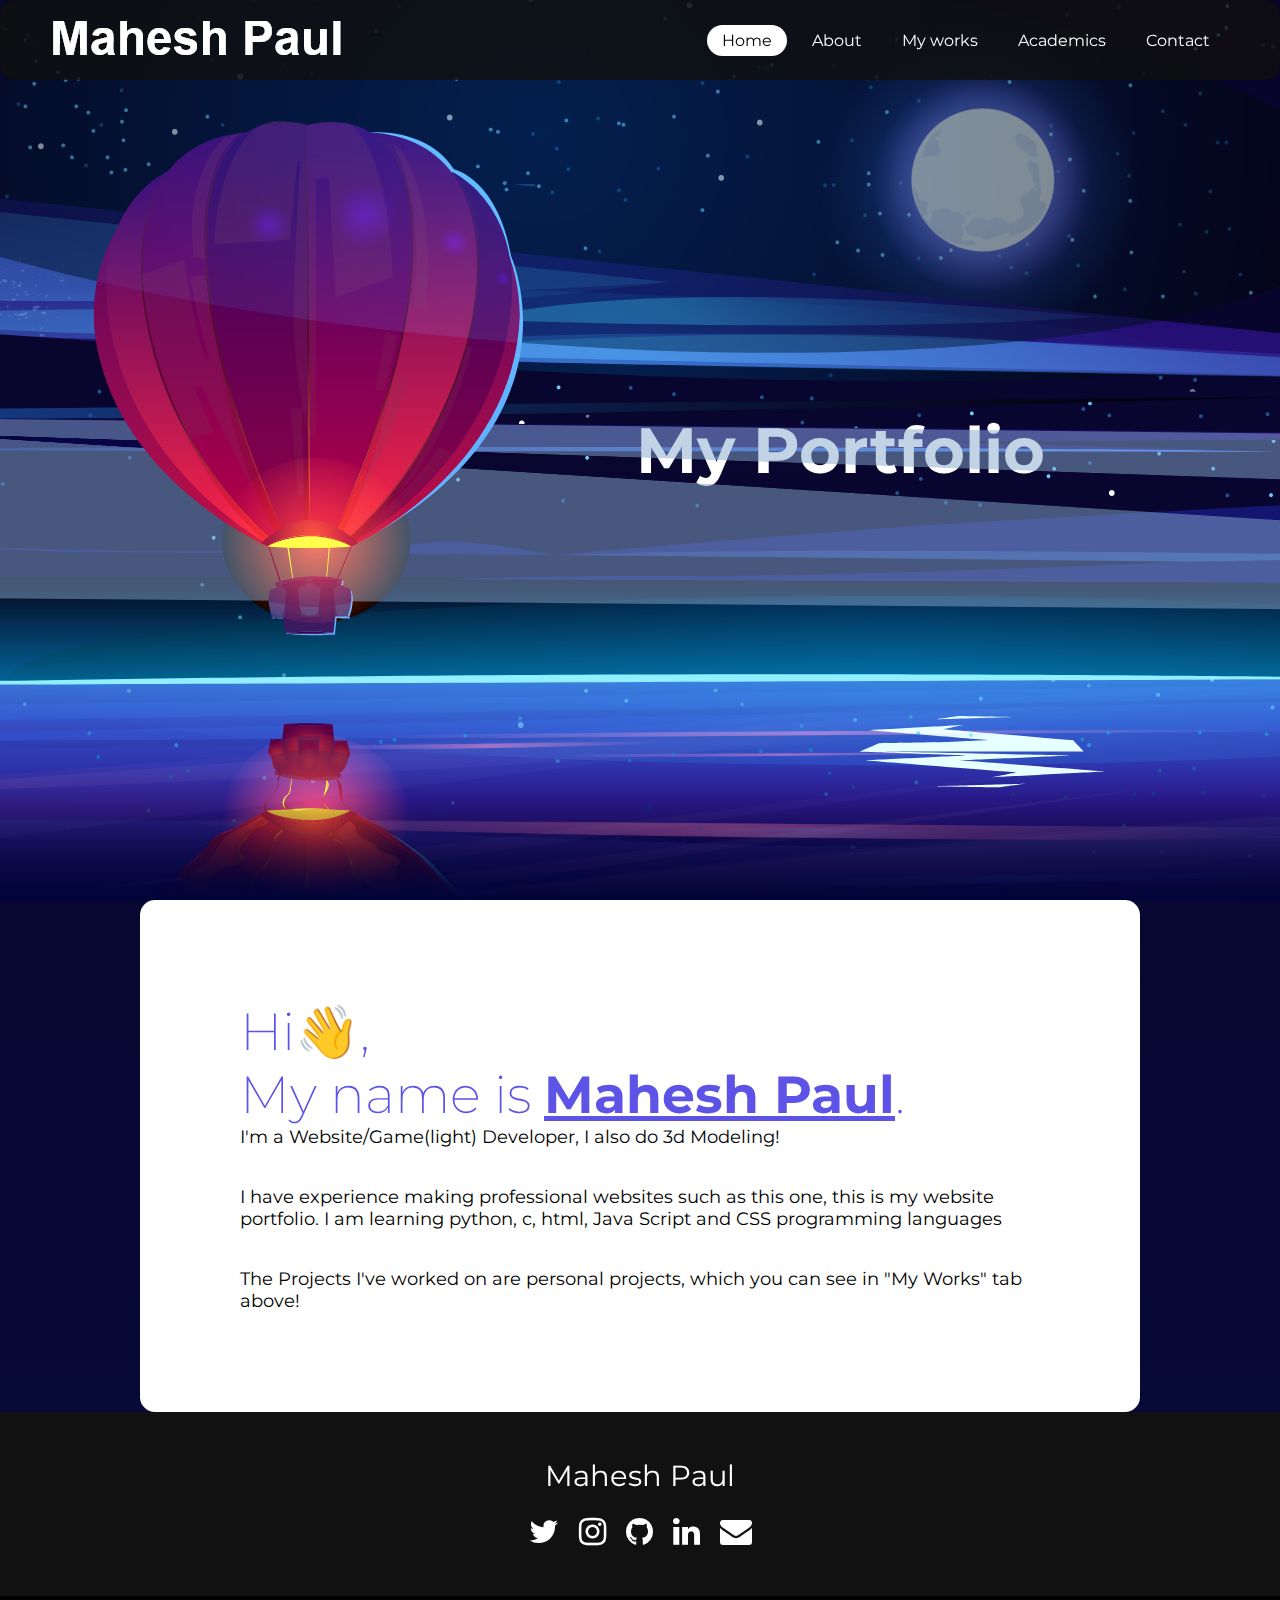
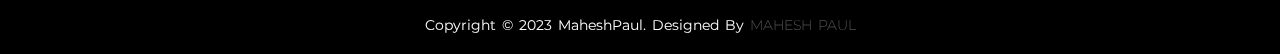
<file: index.html>
<!DOCTYPE html>
<html>
    <head>
        <meta name="viewport" content="width=device-width, initial-scale=1.0">
        <title>Mahesh Paul - My Portfolio</title>
        <link rel="stylesheet" type="text/css" href="assests/css/style.css">
        <link rel="stylesheet" href="https://cdnjs.cloudflare.com/ajax/libs/font-awesome/4.7.0/css/font-awesome.min.css" />
        <link rel="icon" type="image/png" href="assests/img/icon.png" />
    </head>
    <body>
        <nav>
            <div class="logo">
                <img src="assests/img/logo.png" id="logo1"
                    data-noise="0">
                <script src="https://nextparticle.nextco.de/nextparticle.js"></script>
                <script>
                    nextParticle = new NextParticle({
                        image: document.all.logo1,
                        particleGap: 1,
                        noise: 0,
                        mouseForce: 5,
                        
                    });
                </script>
            </div>
            <input type="checkbox" id="click">
            <label for="click" class="menu"><i class="fa fa-bars"></i></label>
            <ul>
                <li><a href="index.html" class="active">Home</a></li>
                <li><a href="assests/html/about.html">About</a></li>
                <li><a href="assests/html/works.html">My works</a></li>
                <li><a href="assests/html/academics.html">Academics</a></li>
                <li><a href="assests/html/contact.html">Contact</a></li>
            </ul>
        </nav>
        <section>
            <img src="assests/img/1/stars1.png" id="stars">
            <img src="assests/img/1/moon1.png" id="moon">
            <h2 id="text"><span style="padding-left:400px">My Portfolio</span></h2>
            <img src="assests/img/1/sea.png" id="sea">
            <img src="assests/img/1/balloon.png" id="balloon">
            
        </section>
        <div class="sec">
            <h1>Hi👋, <br>My name is <span id="name" STYLE="text-decoration:underline">Mahesh Paul</span>.</h1> 
            <p>I'm a Website/Game(light) Developer, I also do 3d Modeling! </p>
            <br><br>
            <p>I have experience making professional websites such as this one, this is my website portfolio. I am learning python, c, html, Java Script and CSS programming languages 
        
            </p>
            <br><br>
            <p>The Projects I've worked on are personal projects, which you can see in "My Works" tab above!</p>
        </div>
        <script>
            let stars = document.getElementById('stars');
            let moon = document.getElementById('moon');
            let text = document.getElementById('text')
            let balloon = document.getElementById('balloon');
    
            window.addEventListener('scroll', function(){
                let value = window.scrollY;
                stars.style.left = value * 0.25 + 'px';
                moon.style.top = value * 1.05 + 'px';
                balloon.style.top = value * 0.2 + 'px';
                text.style.marginRight = value * 4 + 'px';
            })
        </script>
        <footer>
            <div class="footer-content">
                <h3>Mahesh Paul</h3>
                <ul class="socials">
                    <li><a href="https://twitter.com/CityIsBetter_" target="_blank"><i class="fa fa-twitter"></i></a></li>
                    <li><a href="https://www.instagram.com/mahesh_paul_j/" target="_blank"><i class="fa fa-instagram"></i></a></li>
                    <li><a href="https://github.com/CityIsBetter" target="_blank"><i class="fa fa-github"></i></a></li>
                    <li><a href="https://www.linkedin.com/in/mahesh-paul/"><i class="fa fa-linkedin"></i></a></li>
                    <li><a href="mailto:mahesh.paul.j@gmail.com"><i class="fa fa-envelope"></i></a></li>
                </ul>
            </div>
            <div class="footer-bottom">
                <p>copyright &copy; 2023 MaheshPaul. Designed by <span>Mahesh Paul</span></p>
            </div>
        </footer>

    </body>
</html>
</file>
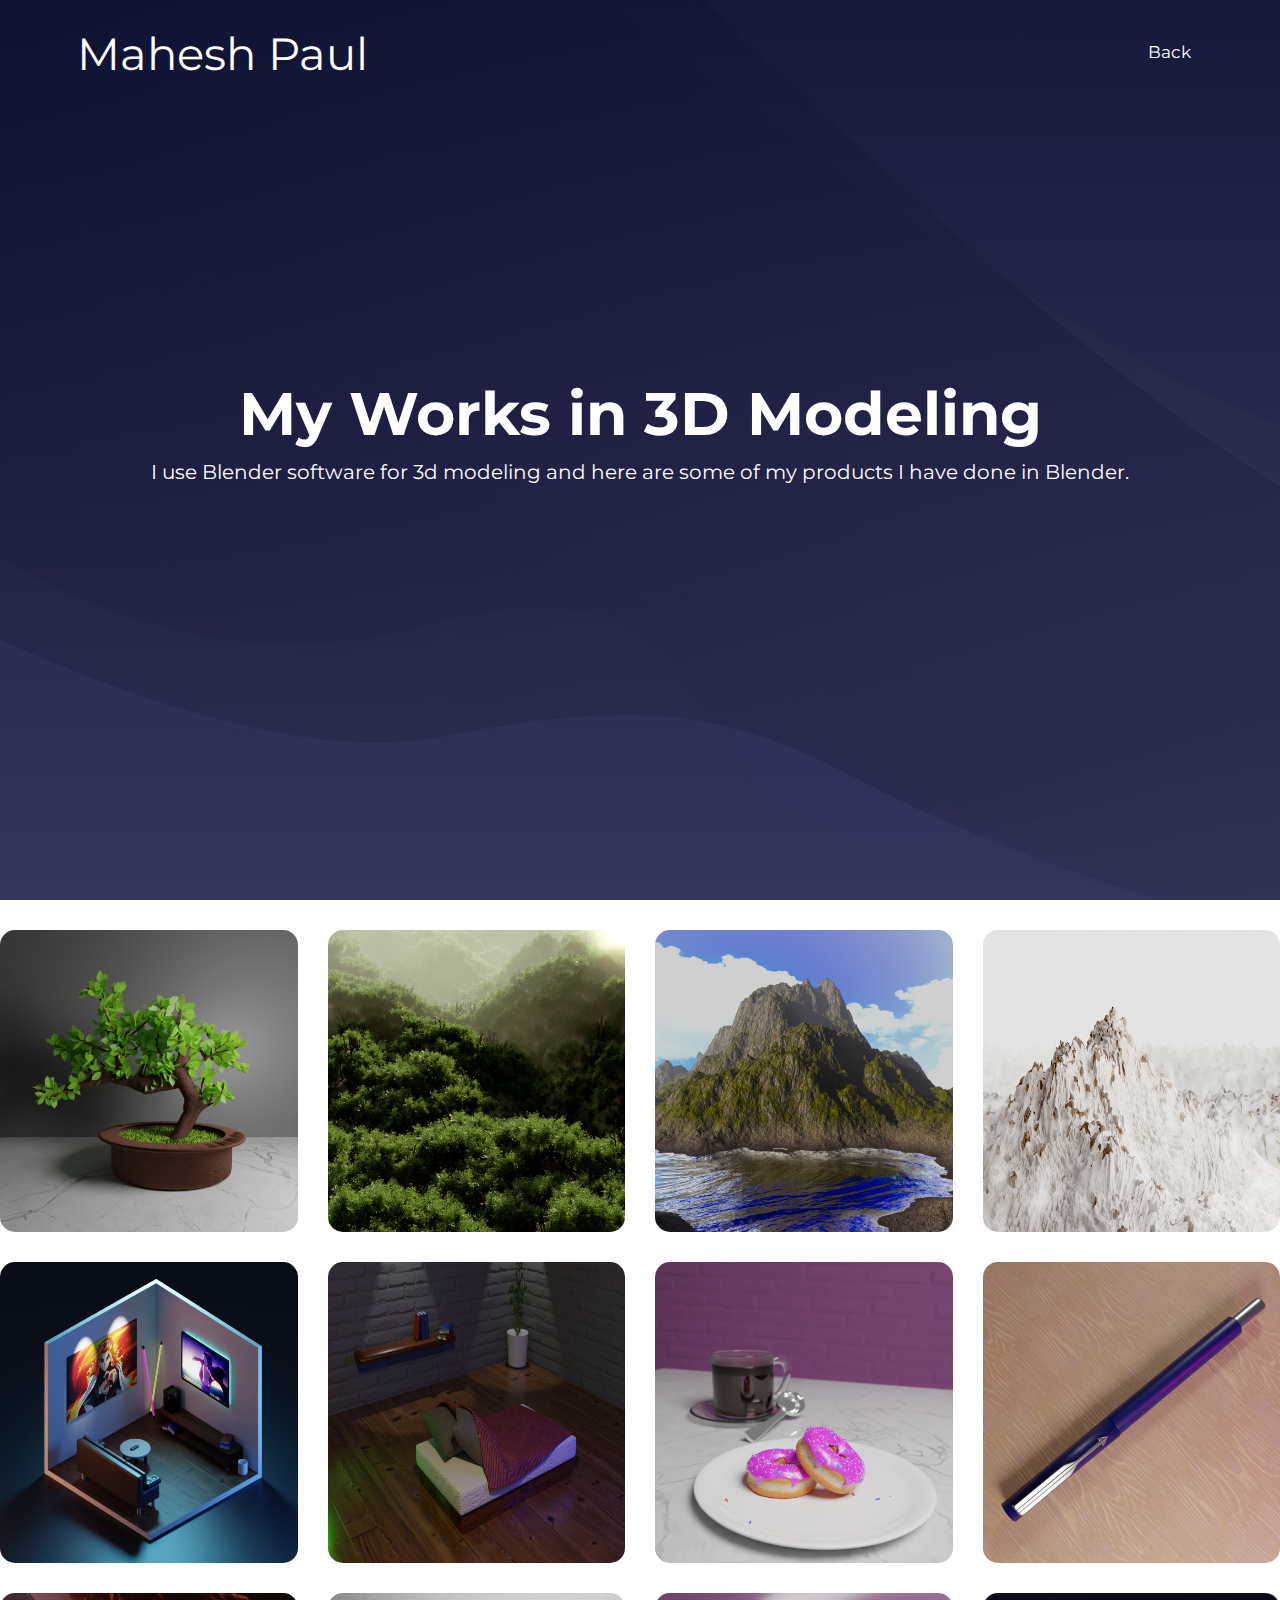
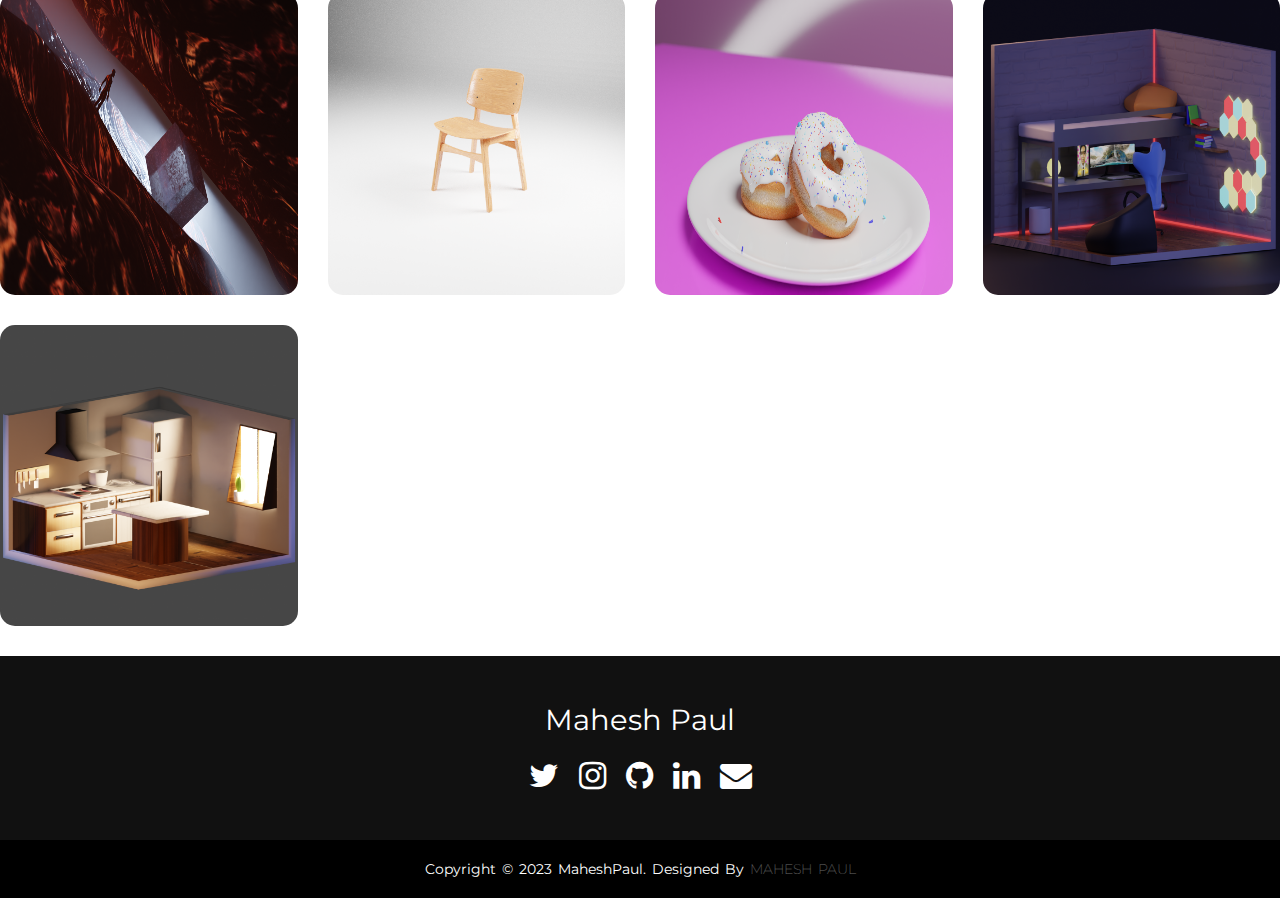
<file: assests/html/3dmodeling.html>
<!DOCTYPE html>
<html>
<head>
    <meta name="viewport" content="width=device-width, initial-scale=1.0">
    <title>My Works - 3D Modeling</title>
    <link rel="stylesheet" type="text/css" href="../css/style2.css">
    <link rel="stylesheet" type="text/css" href="../css/lightbox.css">
    <link rel="preconnect" href="https://fonts.googleapis.com">
    <link rel="preconnect" href="https://fonts.gstatic.com" crossorigin>
    <link href="https://fonts.googleapis.com/css2?family=Montserrat:wght@200;400;700&display=swap" rel="stylesheet">
    <link rel="stylesheet" href="https://cdnjs.cloudflare.com/ajax/libs/font-awesome/4.7.0/css/font-awesome.min.css">
    <link rel="icon" type="image/png" href="../img/icon.png" />
</head>
<body>
    <section class="header">
        <nav>
            <a href="../../index.html" class="logo">Mahesh Paul</a>
            <div class="nav-link" id="navlinks">
            <ul>
                <li><a href="works.html">Back</a></li>
            </ul>
        </div>
        </nav>
        <div class="text-box">
            <h1>My Works in 3D Modeling</h1>
            <p>I use Blender software for 3d modeling and here are some of my products I have done in Blender.</p>
        </div>
    </section>
    <section>
        <div class="row">
            <a href="../img/bonsai.png" data-lightbox="3d Modeling Works"><img src="../img/bonsai.png"></a>
            <a href="../img/forest.png" data-lightbox="3d Modeling Works"><img src="../img/forest.png"></a>
            <a href="../img/proper mountain.png" data-lightbox="3d Modeling Works"><img src="../img/proper mountain.png"></a>
            <a href="../img/mountain.png" data-lightbox="3d Modeling Works"><img src="../img/mountain.png"></a>
            <a href="../img/living room final.png" data-lightbox="3d Modeling Works"><img src="../img/living room final.png"></a>
            <a href="../img/bedroom.png" data-lightbox="3d Modeling Works"><img src="../img/bedroom.png"></a>
            <a href="../img/donuts.png" data-lightbox="3d Modeling Works"><img src="../img/donuts.png"></a>
            <a href="../img/pen.png" data-lightbox="3d Modeling Works"><img src="../img/pen.png"></a>
            <a href="../img/scifi.png" data-lightbox="3d Modeling Works"><img src="../img/scifi.png"></a>
            <a href="../img/Chair05.png" data-lightbox="3d Modeling Works"><img src="../img/Chair05.png"></a>
            <a href="../img/White Donut.png" data-lightbox="3d Modeling Works"><img src="../img/White Donut.png"></a>
            <a href="../img/bedroom2.png" data-lightbox="3d Modeling Works"><img src="../img/bedroom2.png"></a>
            <a href="../img/Kitchen.png" data-lightbox="3d Modeling Works"><img src="../img/Kitchen.png"></a>
        </div>
    </section>
    <footer>
        <div class="footer-content">
            <h3>Mahesh Paul</h3>
            <ul class="socials">
                <li><a href="https://twitter.com/CityIsBetter_" target="_blank"><i class="fa fa-twitter"></i></a></li>
                <li><a href="https://www.instagram.com/mahesh_paul_j/" target="_blank"><i class="fa fa-instagram"></i></a></li>
                <li><a href="https://github.com/CityIsBetter" target="_blank"><i class="fa fa-github"></i></a></li>
                <li><a href="https://www.linkedin.com/in/mahesh-paul/"><i class="fa fa-linkedin"></i></a></li>
                <li><a href="mailto:mahesh.paul.j@gmail.com"><i class="fa fa-envelope"></i></a></li>
            </ul>
        </div>
        <div class="footer-bottom">
            <p>copyright &copy; 2023 MaheshPaul. Designed by <span>Mahesh Paul</span></p>
        </div>
    </footer>

    <script src="../js/lightbox-plus-jquery.js"></script>
</body>
</html>
</file>
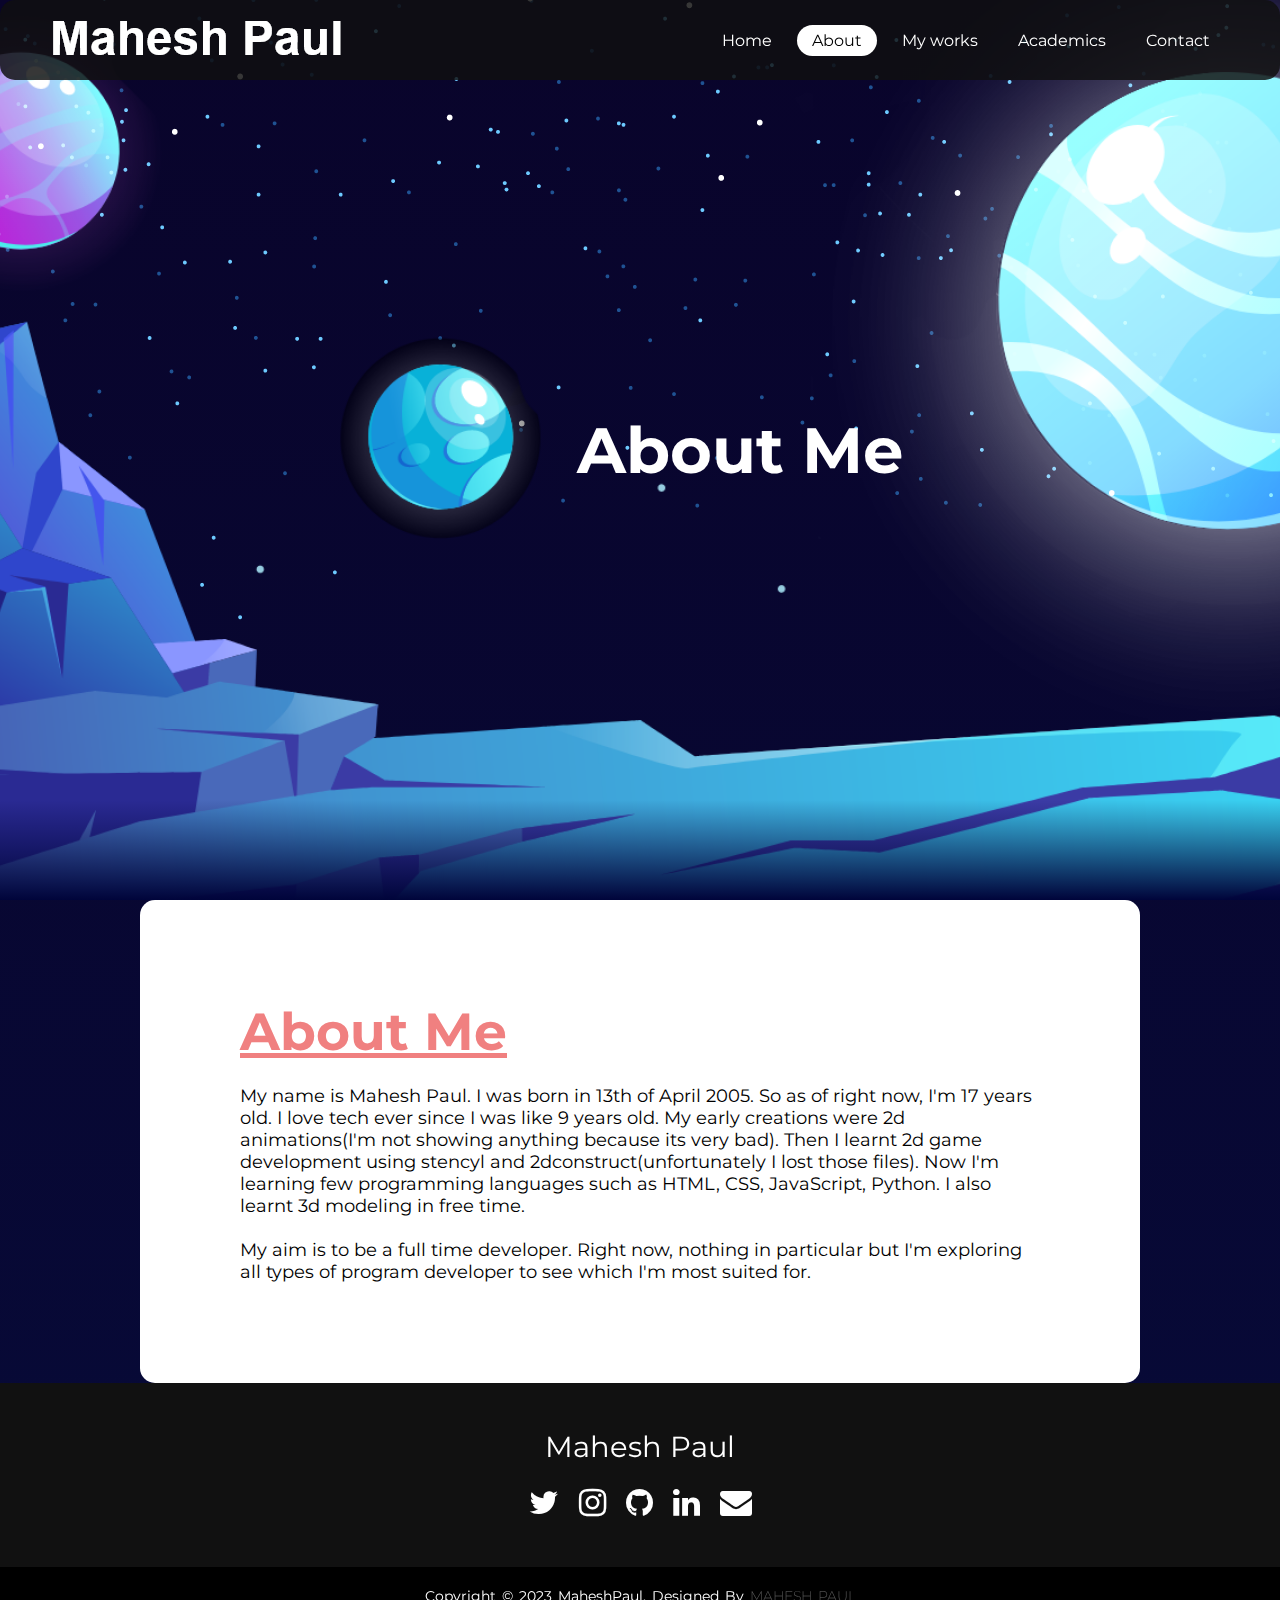
<file: assests/html/about.html>
<!DOCTYPE html>
<html>
    <head>
        <meta name="viewport" content="width=device-width, initial-scale=1.0">
        <title>Mahesh Paul - About Me</title>
        <link rel="stylesheet" type="text/css" href="../css/style.css">
        <link rel="stylesheet" href="https://cdnjs.cloudflare.com/ajax/libs/font-awesome/4.7.0/css/font-awesome.min.css" />
        <link rel="icon" type="image/png" href="../img/icon.png" />
    </head>
    <body>
        <nav>
            <div class="logo">
                <img src="../img/logo.png" id="logo1"
                    data-noise="0">
                <script src="https://nextparticle.nextco.de/nextparticle.js"></script>
                <script>
                    nextParticle = new NextParticle({
                        image: document.all.logo1,
                        particleGap: 1,
                        noise: 0,
                        mouseForce: 5,
                        
                    });
                </script>
            </div>
            <input type="checkbox" id="click">
            <label for="click" class="menu"><i class="fa fa-bars"></i></label>
            <ul>
                <li><a href="../../index.html">Home</a></li>
                <li><a href="about.html" class="active">About</a></li>
                <li><a href="works.html">My works</a></li>
                <li><a href="academics.html">Academics</a></li>
                <li><a href="contact.html">Contact</a></li>
            </ul>
        </nav>
        <section>
            <img src="../img/1/stars1.png" id="stars">
            <img src="../img/2/moon2.png" id="moon">
            <h2 id="text2"><span style="padding-left:200px">About Me</span></h2>
            <img src="../img/2/mountains_front2.png" id="balloon">
            
        </section>
        <div class="sec">
            <h1><span id="title" STYLE="text-decoration:underline">About Me</span></h1>
            <p> <br></p>
            <p>My name is Mahesh Paul. I was born in 13th of April 2005. So as of right now, I'm 17 years old. 
                I love tech ever since I was like 9 years old. My early creations were 2d animations(I'm not showing anything because 
                its very bad). Then I learnt 2d game development using stencyl and 2dconstruct(unfortunately I lost those files).
                Now I'm learning few programming languages such as HTML, CSS, JavaScript, Python. I also learnt 3d modeling in free
                time. <br><br> My aim is to be a full time developer. Right now, nothing in particular but I'm exploring all types of
                program developer to see which I'm most suited for. 
            </p>
        </div>
        <script>
            let stars = document.getElementById('stars');
            let moon = document.getElementById('moon');
            let text = document.getElementById('text2')
            let mountain = document.getElementById('balloon');
    
            window.addEventListener('scroll', function(){
                let value = window.scrollY;
                stars.style.left = value * 0.25 + 'px';
                moon.style.top = value * 1.2 + 'px';
                mountain.style.top = value * 0.1 + 'px';
                text.style.marginRight = value * 4 + 'px';
            })
        </script>
        <footer>
            <div class="footer-content">
                <h3>Mahesh Paul</h3>
                <ul class="socials">
                    <li><a href="https://twitter.com/CityIsBetter_" target="_blank"><i class="fa fa-twitter"></i></a></li>
                    <li><a href="https://www.instagram.com/mahesh_paul_j/" target="_blank"><i class="fa fa-instagram"></i></a></li>
                    <li><a href="https://github.com/CityIsBetter" target="_blank"><i class="fa fa-github"></i></a></li>
                    <li><a href="https://www.linkedin.com/in/mahesh-paul/"><i class="fa fa-linkedin"></i></a></li>
                    <li><a href="mailto:mahesh.paul.j@gmail.com"><i class="fa fa-envelope"></i></a></li>
                </ul>
            </div>
            <div class="footer-bottom">
                <p>copyright &copy; 2023 MaheshPaul. Designed by <span>Mahesh Paul</span></p>
            </div>
        </footer>

    </body>
</html>
</file>
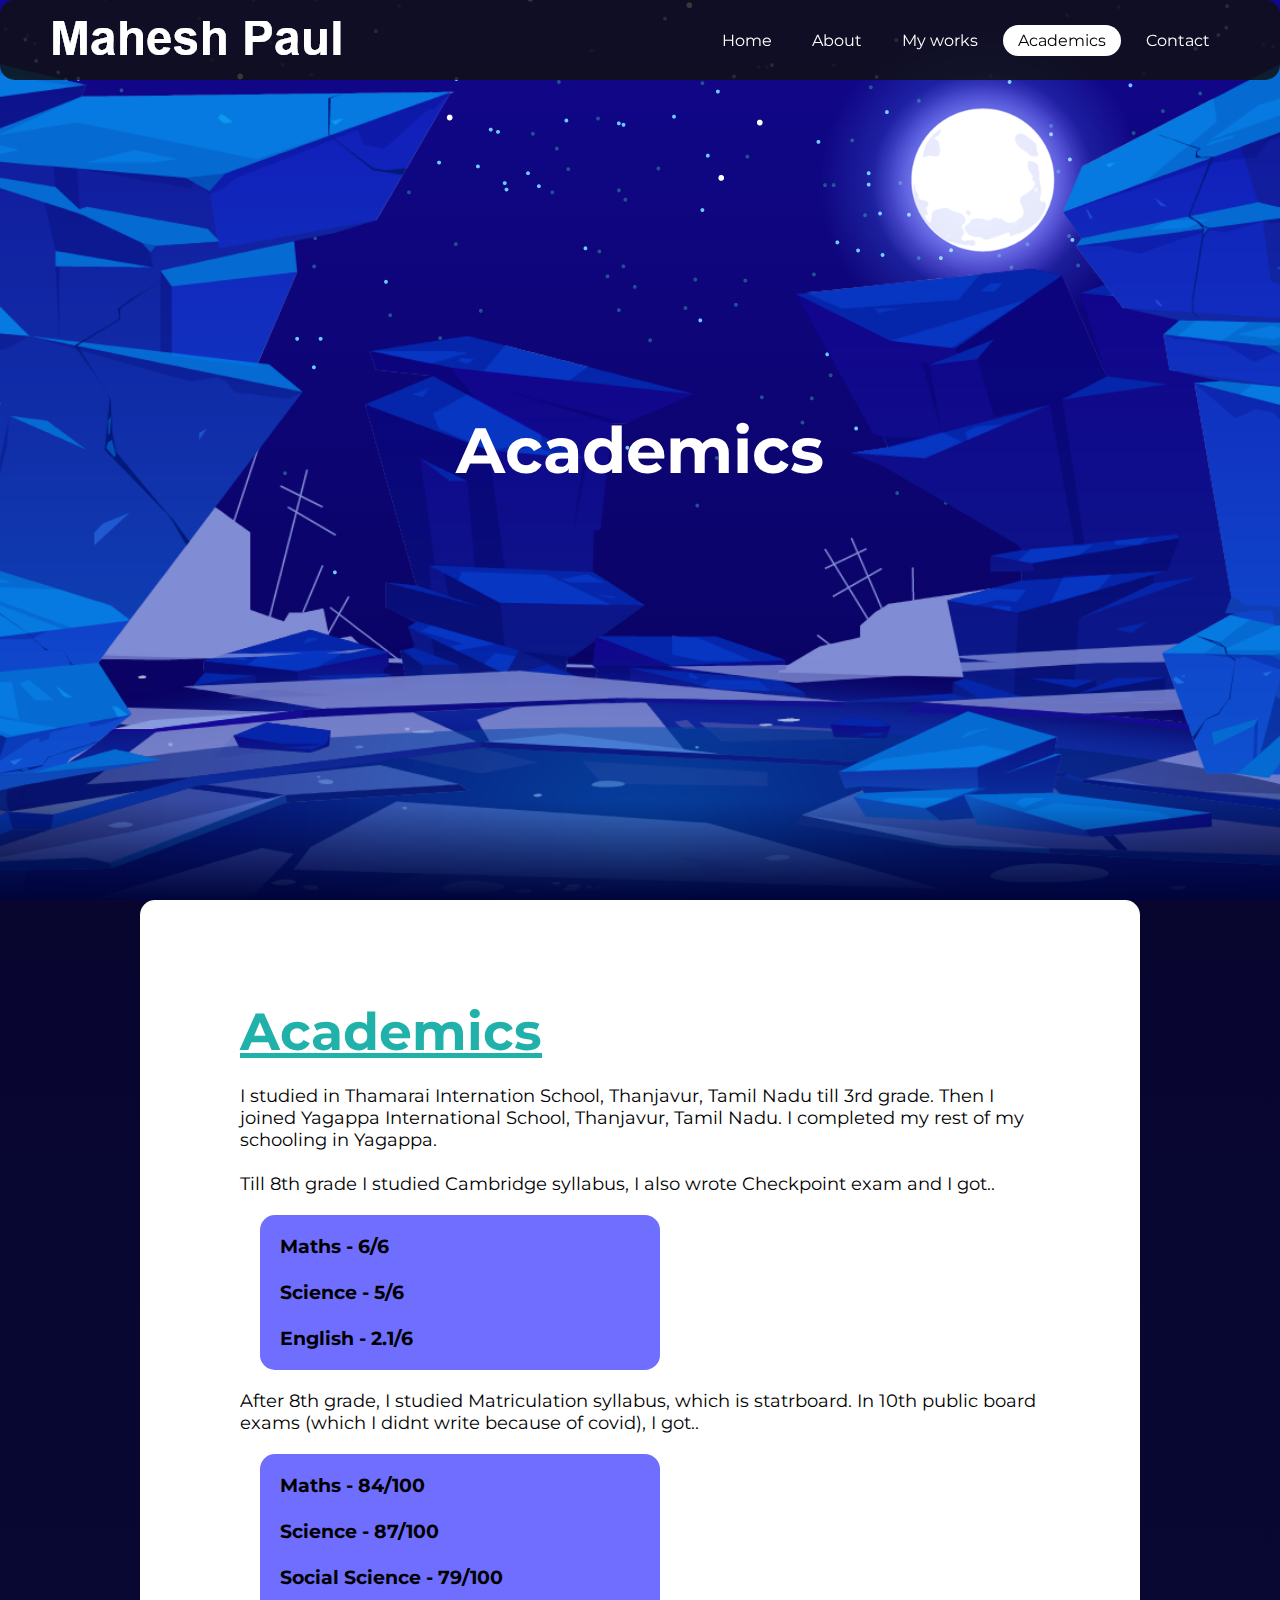
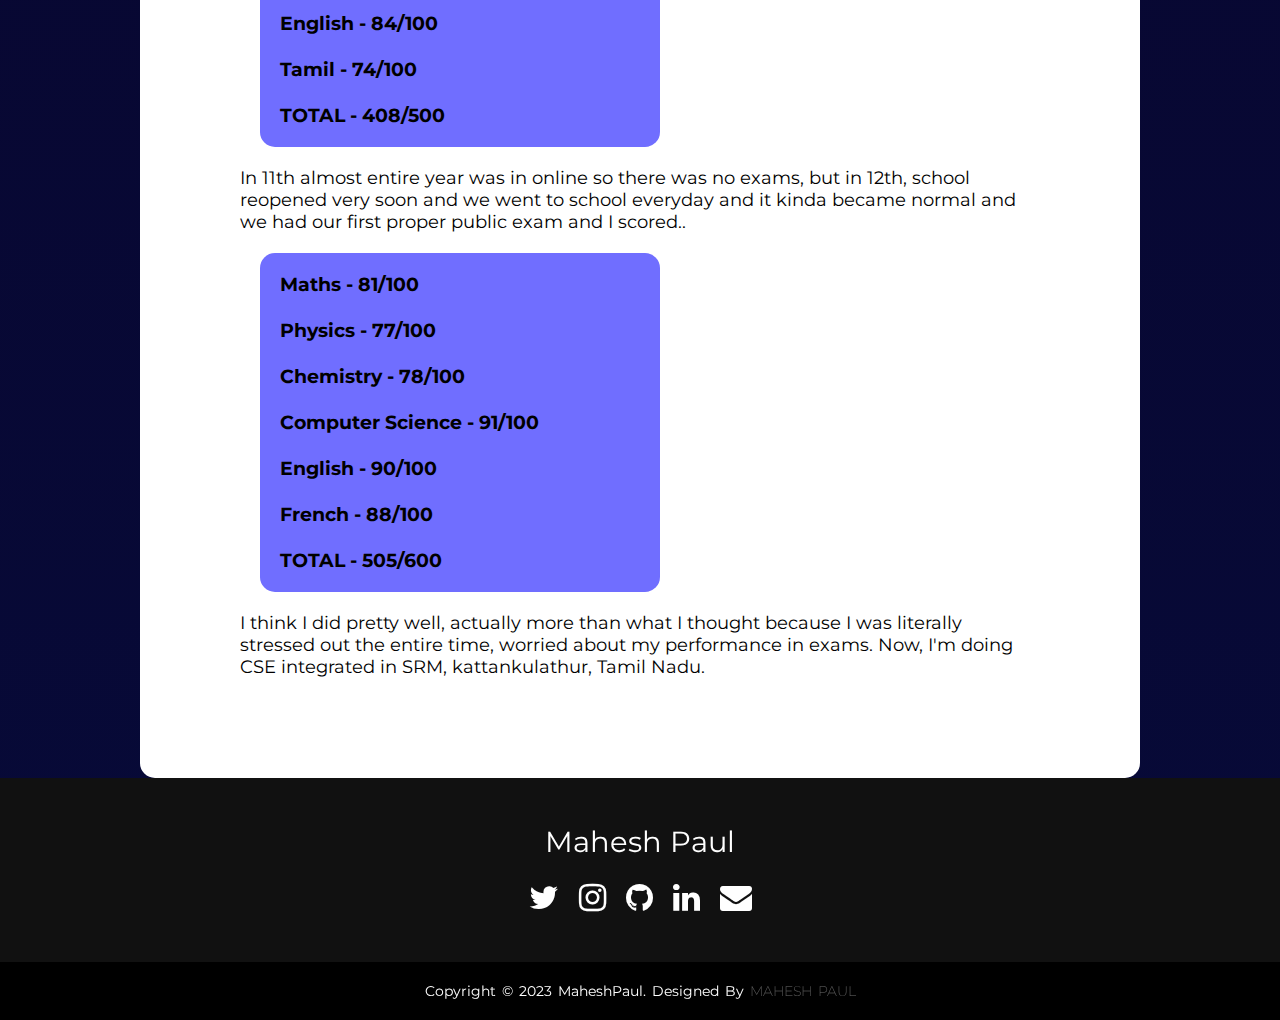
<file: assests/html/academics.html>
<!DOCTYPE html>
<html>
    <head>
        <meta name="viewport" content="width=device-width, initial-scale=1.0">
        <title>Mahesh Paul - Academics</title>
        <link rel="stylesheet" type="text/css" href="../css/style.css">
        <link rel="stylesheet" href="https://cdnjs.cloudflare.com/ajax/libs/font-awesome/4.7.0/css/font-awesome.min.css" />
        <link rel="icon" type="image/png" href="../img/icon.png" />
    </head>
    <body>
        <nav>
            <div class="logo">
                <img src="../img/logo.png" id="logo1"
                    data-noise="0">
                <script src="https://nextparticle.nextco.de/nextparticle.js"></script>
                <script>
                    nextParticle = new NextParticle({
                        image: document.all.logo1,
                        particleGap: 1,
                        noise: 0,
                        mouseForce: 5,
                        
                    });
                </script>
            </div>
            <input type="checkbox" id="click">
            <label for="click" class="menu"><i class="fa fa-bars"></i></label>
            <ul>
                <li><a href="../../index.html">Home</a></li>
                <li><a href="about.html">About</a></li>
                <li><a href="works.html">My works</a></li>
                <li><a href="academics.html" class="active">Academics</a></li>
                <li><a href="contact.html">Contact</a></li>
            </ul>
        </nav>
        <style>
            section{
                background: linear-gradient(#11078c,#080258);
            }
        </style>
        <section>
            <img src="../img/1/stars1.png" id="stars">
            <img src="../img/1/moon1.png" id="moon">
            <img src="../img/4/rock_behind.png" id="rock">
            <h2 id="text3">Academics</h2>
            <img src="../img/4/rock_front.png" id="balloon">
            
        </section>
        <div class="sec">
        <h1><span id="title3" STYLE="text-decoration:underline">Academics</span></h1>
        <p><br></p>
        <p>I studied in Thamarai Internation School, Thanjavur, Tamil Nadu till 3rd grade. 
            Then I joined Yagappa International School, Thanjavur, Tamil Nadu. I completed my rest of my schooling in Yagappa.
        <br><br> Till 8th grade I studied Cambridge syllabus, I also wrote Checkpoint exam and I got..</p>
        <div class="mark1">
            <h3>Maths - 6/6<br><br>
            Science - 5/6 <br><br>
            English - 2.1/6 <br></h3>
        </div>
        <p>After 8th grade, I studied Matriculation syllabus, which is statrboard. In 10th public board exams
            (which I didnt write because of covid), I got..
        </p>
        <div class="mark2">
            <h3>Maths - 84/100<br><br>
            Science - 87/100<br><br>
            Social Science - 79/100<br><br>
            English - 84/100<br><br>
            Tamil - 74/100<br><br>
            TOTAL - 408/500</h3>
        </div>
        <p>In 11th almost entire year was in online so there was no exams, but in 12th, school reopened very soon and
            we went to school everyday and it kinda became normal and we had our first proper public exam and I scored..
        </p>
        <div class="mark3">
            <h3>Maths - 81/100<br><br>
                Physics - 77/100<br><br>
                Chemistry - 78/100<br><br>
                Computer Science - 91/100<br><br>
                English - 90/100<br><br>
                French - 88/100<br><br>
                TOTAL - 505/600</h3>
        </div>
        <p>I think I did pretty well, actually more than what I thought because I was literally stressed out the 
            entire time, worried about my performance in exams.

           Now, I'm doing CSE integrated in SRM, kattankulathur, Tamil Nadu.
        </p>
        </div>
        <script>
            let stars = document.getElementById('stars');
            let moon = document.getElementById('moon');
            let text = document.getElementById('text3');
            let mountain = document.getElementById('balloon');
            let mountains_behind = document.getElementById('rock');
    
            window.addEventListener('scroll', function(){
                let value = window.scrollY;
                stars.style.left = value * 0.25 + 'px';
                moon.style.top = value * 1 + 'px';
                mountains_behind.style.top = value * 0.1 + 'px';
                mountain.style.top = value * 0.05 + 'px';
                text.style.marginRight = value * 4 + 'px';
            })
        </script>
        <footer>
            <div class="footer-content">
                <h3>Mahesh Paul</h3>
                <ul class="socials">
                    <li><a href="https://twitter.com/CityIsBetter_" target="_blank"><i class="fa fa-twitter"></i></a></li>
                    <li><a href="https://www.instagram.com/mahesh_paul_j/" target="_blank"><i class="fa fa-instagram"></i></a></li>
                    <li><a href="https://github.com/CityIsBetter" target="_blank"><i class="fa fa-github"></i></a></li>
                    <li><a href="https://www.linkedin.com/in/mahesh-paul/"><i class="fa fa-linkedin"></i></a></li>
                    <li><a href="mailto:mahesh.paul.j@gmail.com"><i class="fa fa-envelope"></i></a></li>
                </ul>
            </div>
            <div class="footer-bottom">
                <p>copyright &copy; 2023 MaheshPaul. Designed by <span>Mahesh Paul</span></p>
            </div>
        </footer>

    </body>
</html>
</file>
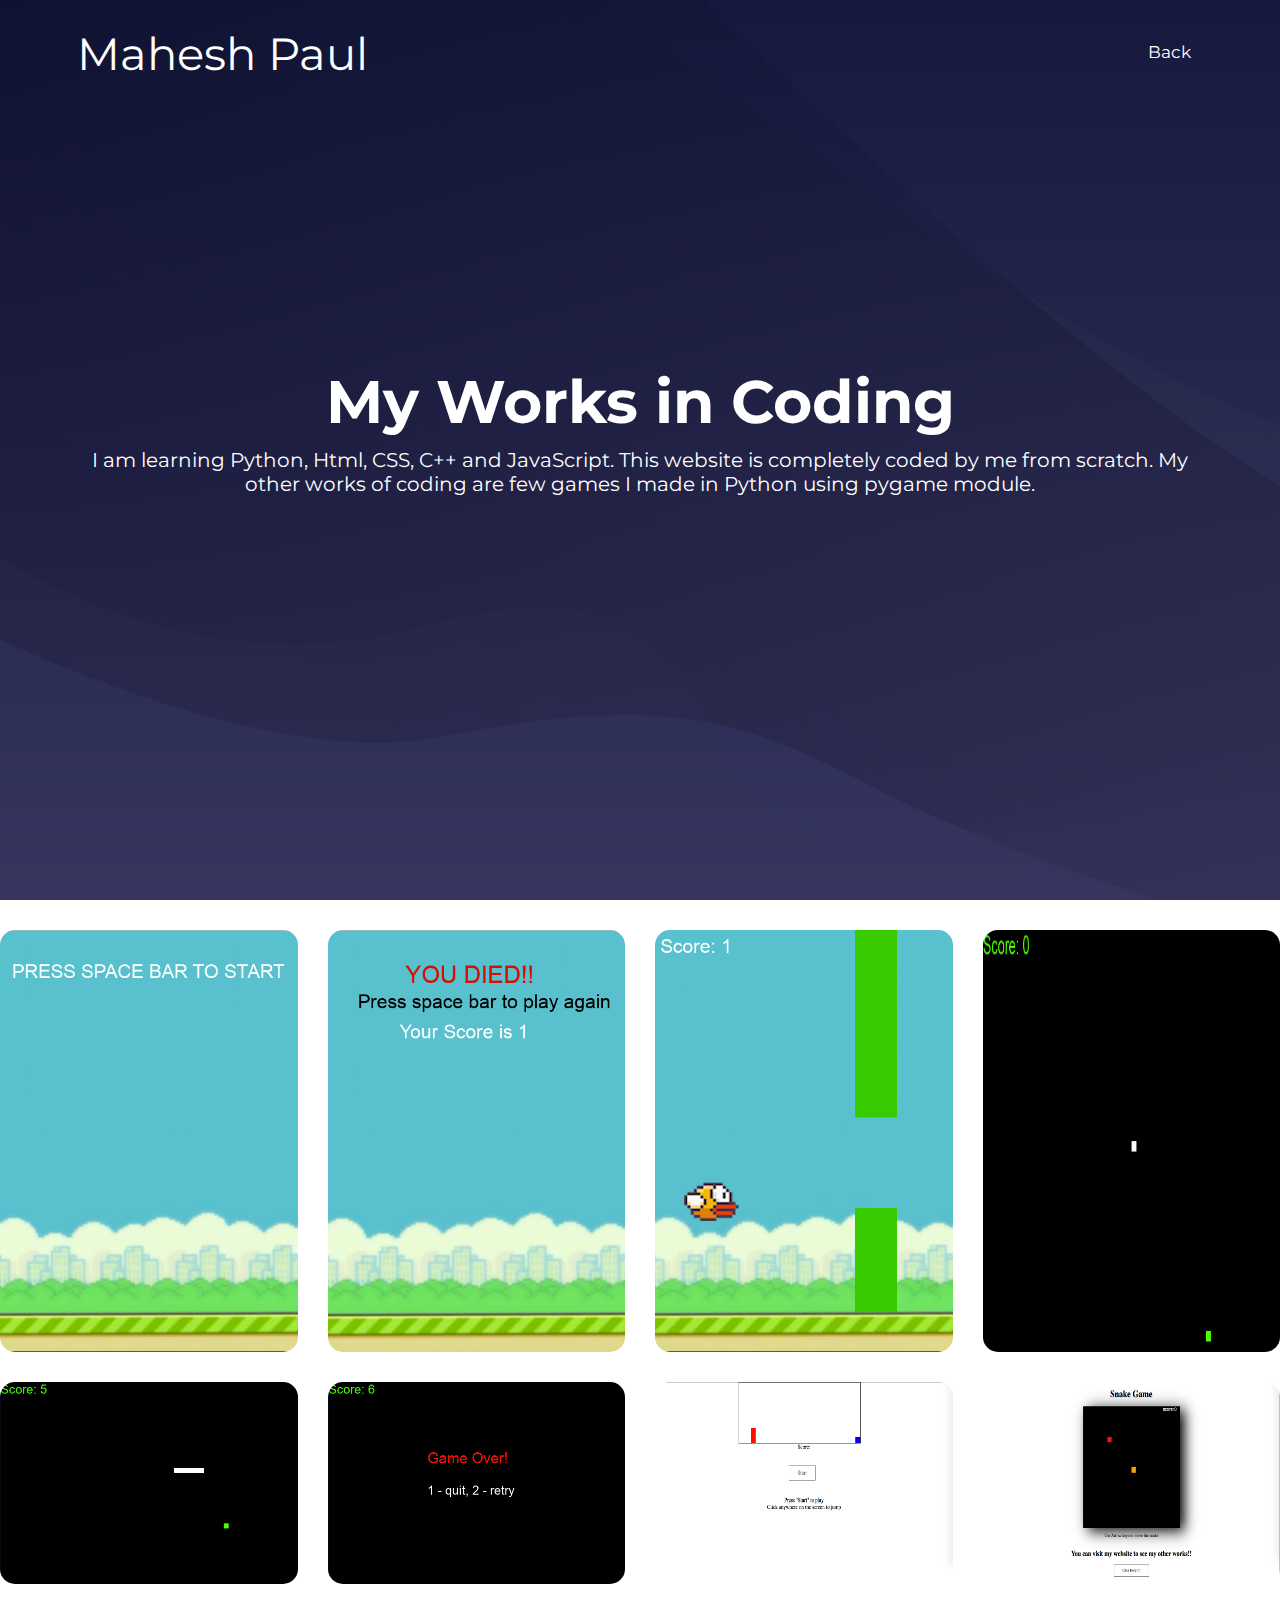
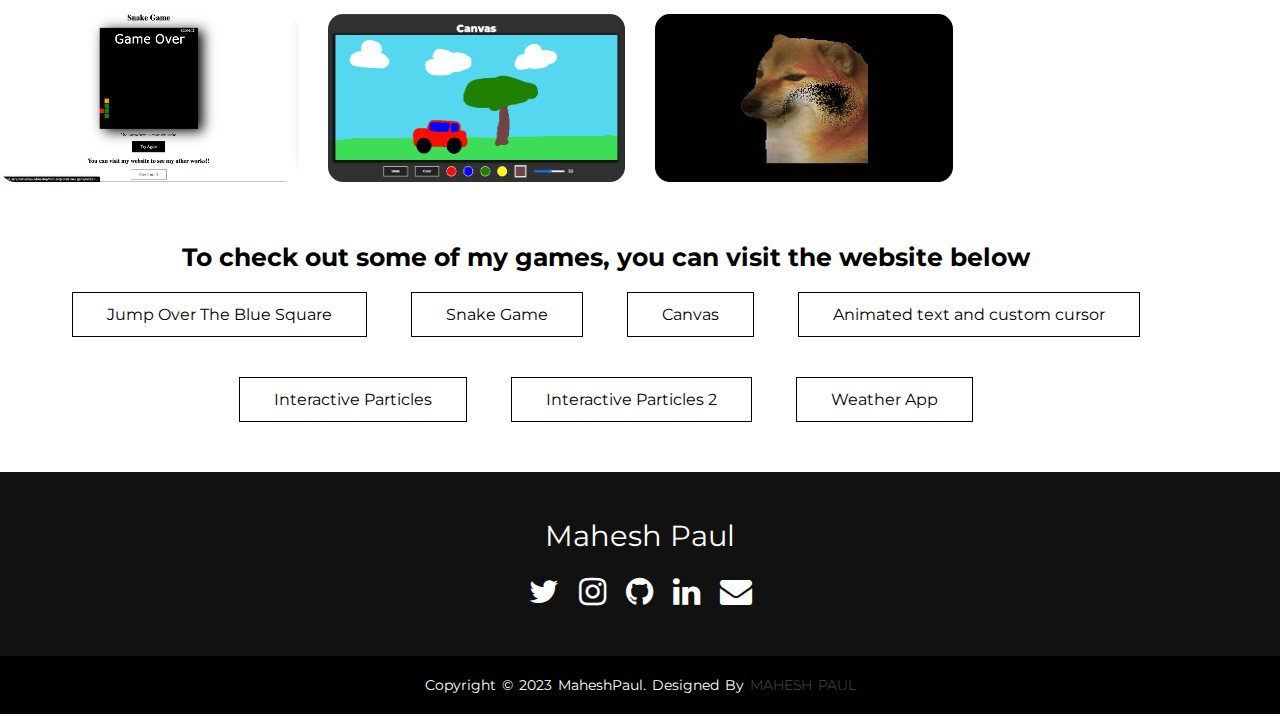
<file: assests/html/coding.html>
<!DOCTYPE html>
<html>
<head>
    <meta name="viewport" content="width=device-width, initial-scale=1.0">
    <title>My Works - Coding</title>
    <link rel="stylesheet" type="text/css" href="../css/style2.css">
    <link rel="stylesheet" type="text/css" href="../css/lightbox.css">
    <link rel="preconnect" href="https://fonts.googleapis.com">
    <link rel="preconnect" href="https://fonts.gstatic.com" crossorigin>
    <link href="https://fonts.googleapis.com/css2?family=Montserrat:wght@200;400;700&display=swap" rel="stylesheet">
    <link rel="stylesheet" href="https://cdnjs.cloudflare.com/ajax/libs/font-awesome/4.7.0/css/font-awesome.min.css">
    <link rel="icon" type="image/png" href="../img/icon.png" />
</head>
<body>
    <section class="header">
        <nav>
            <a href="../../index.html" class="logo">Mahesh Paul</a>
            <div class="nav-link" id="navlinks">
            <ul>
                <li><a href="works.html">Back</a></li>
            </ul>
        </div>
        </nav>
        <div class="text-box">
            <h1>My Works in Coding</h1>
            <p>I am learning Python, Html, CSS, C++ and JavaScript.
            This website is completely coded by me from scratch.
            My other works of coding are few games I made in Python using pygame module. </p>
        </div>
    </section>
    <section>
        <div class="row">
            <a href="../img/flappy1.png" data-lightbox="Coding Works"><img src="../img/flappy1.png"></a>
            <a href="../img/flappy2.png" data-lightbox="Coding Works"><img src="../img/flappy2.png"></a>
            <a href="../img/flappy3.png" data-lightbox="Coding Works"><img src="../img/flappy3.png"></a>
            <a href="../img/snake1.png" data-lightbox="Coding Works"><img src="../img/snake1.png"></a>
            <a href="../img/snake2.png" data-lightbox="Coding Works"><img src="../img/snake2.png"></a>
            <a href="../img/snake3.png" data-lightbox="Coding Works"><img src="../img/snake3.png"></a>
            <a href="../img/jump.png" data-lightbox="Coding Works"><img src="../img/jump.png"></a>
            <a href="../img/newsnake1.png" data-lightbox="Coding Works"><img src="../img/newsnake1.png"></a>
            <a href="../img/newsnake2.png" data-lightbox="Coding Works"><img src="../img/newsnake2.png"></a>
            <a href="../img/canvas.png" data-lightbox="Coding Works"><img src="../img/canvas.png"></a>
            <a href="../img/interactive particles.png" data-lightbox="Coding Works"><img src="../img/interactive particles.png"></a>

        </div>
        <div class="text2">
        <h1>To check out some of my games, you can visit the website below</h1>
        <div class="btn">
        <a href="https://cityisbetter.github.io/jumpoverthebluesquare/" target="_blank">Jump Over The Blue Square</a>
        <a href="https://cityisbetter.github.io/snakegame/" target="_blank">Snake Game</a>
        <a href="https://cityisbetter.github.io/canvas/" target="_blank">Canvas</a>
        <a href="https://cityisbetter.github.io/animated-text/" target="_blank">Animated text and custom cursor</a>
        <a href="https://cityisbetter.github.io/interactive-particles/" target="_blank">Interactive Particles</a>
        <a href="https://cityisbetter.github.io/interactive-particles-2/" target="_blank">Interactive Particles 2</a>
        <a href="https://cityisbetter.github.io/weather-app/" target="_blank">Weather App</a>
        </div>
        </div>
    </section>
    <footer>
        <div class="footer-content">
            <h3>Mahesh Paul</h3>
            <ul class="socials">
                <li><a href="https://twitter.com/CityIsBetter_" target="_blank"><i class="fa fa-twitter"></i></a></li>
                <li><a href="https://www.instagram.com/mahesh_paul_j/" target="_blank"><i class="fa fa-instagram"></i></a></li>
                <li><a href="https://github.com/CityIsBetter" target="_blank"><i class="fa fa-github"></i></a></li>
                <li><a href="https://www.linkedin.com/in/mahesh-paul/"><i class="fa fa-linkedin"></i></a></li>
                <li><a href="mailto:mahesh.paul.j@gmail.com"><i class="fa fa-envelope"></i></a></li>
            </ul>
        </div>
        <div class="footer-bottom">
            <p>copyright &copy; 2023 MaheshPaul. Designed by <span>Mahesh Paul</span></p>
        </div>
    </footer>
    <script src="../js/lightbox-plus-jquery.js"></script>
</body>
</html>
</file>
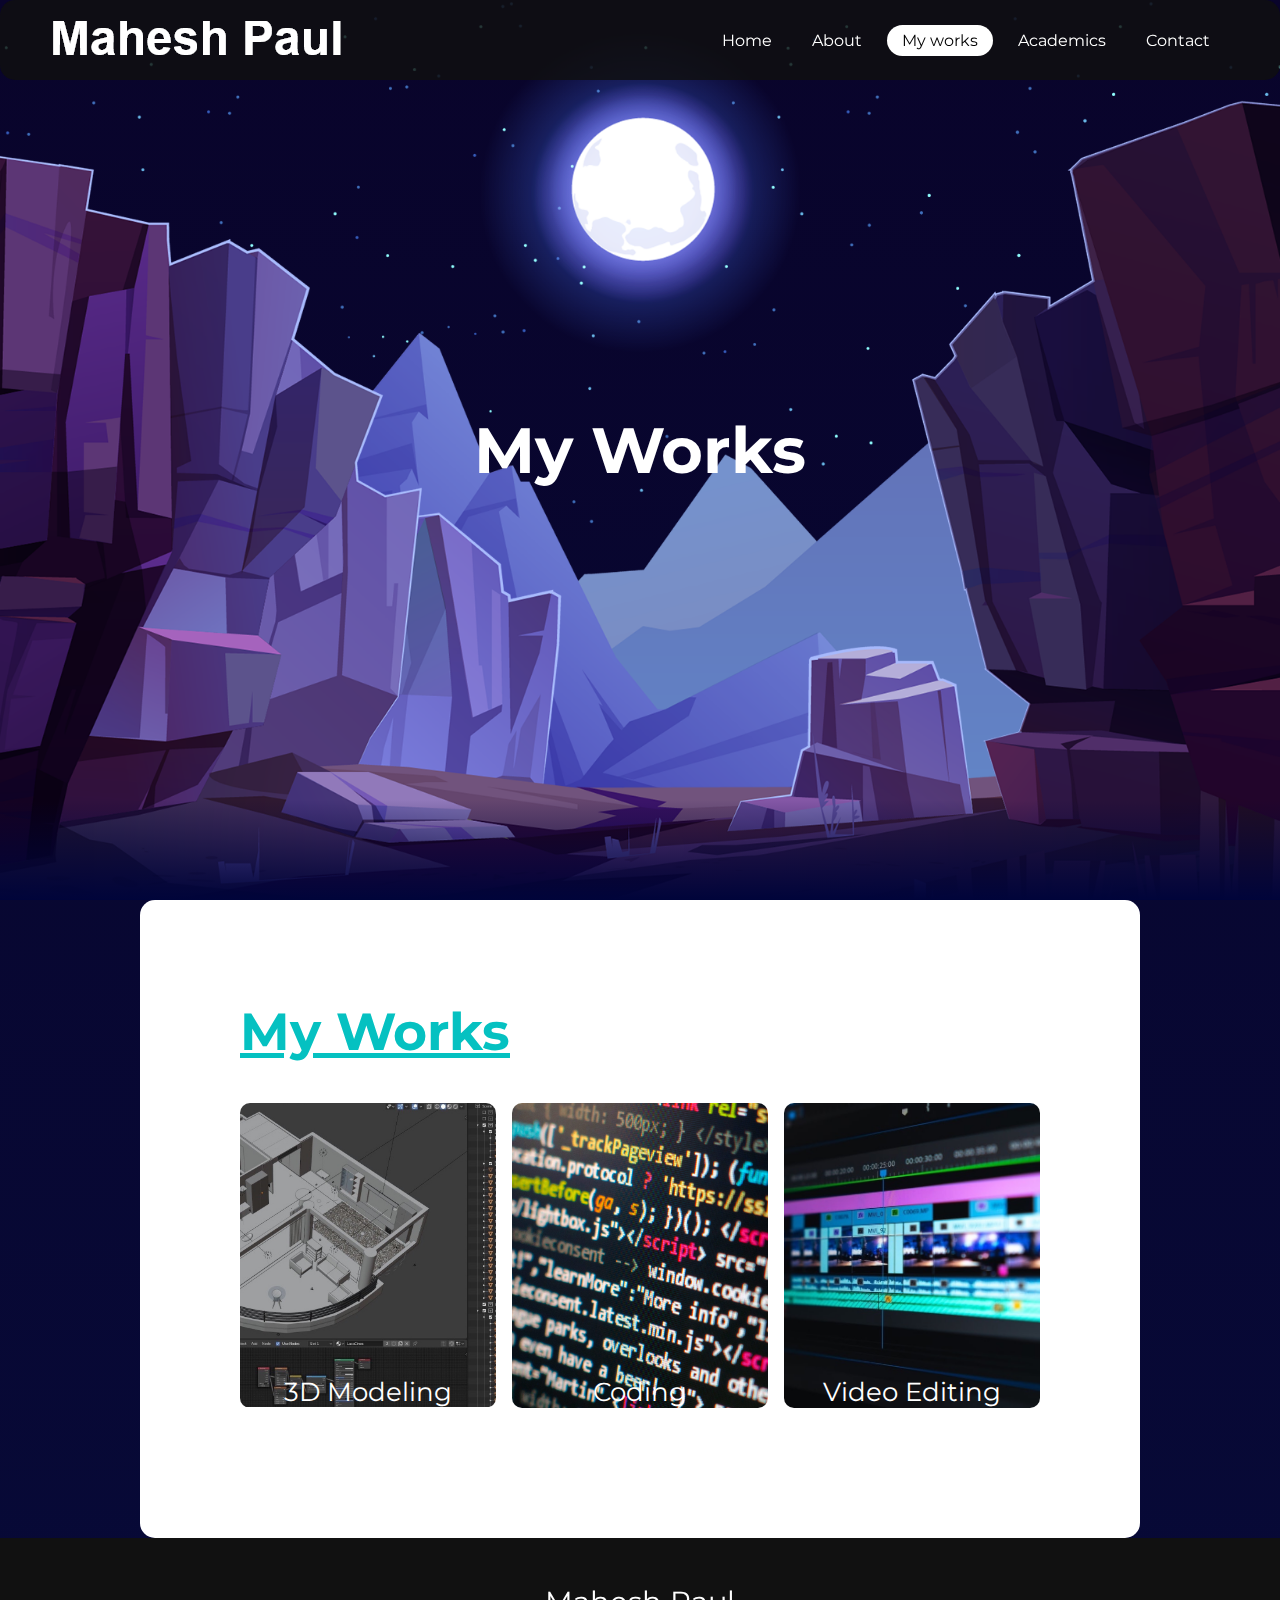
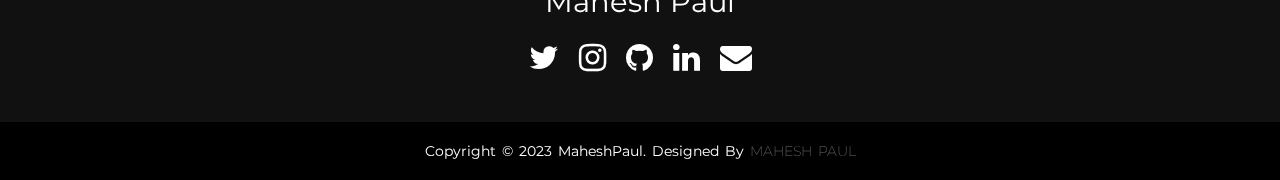
<file: assests/html/works.html>
<!DOCTYPE html>
<html>
    <head>
        <meta name="viewport" content="width=device-width, initial-scale=1.0">
        <title>Mahesh Paul - My works</title>
        <link rel="stylesheet" type="text/css" href="../css/style.css">
        <link rel="stylesheet" href="https://cdnjs.cloudflare.com/ajax/libs/font-awesome/4.7.0/css/font-awesome.min.css" />
        <link rel="icon" type="image/png" href="../img/icon.png" />
    </head>
    <body>
        <nav>
            <div class="logo">
                <img src="../img/logo.png" id="logo1"
                    data-noise="0">
                <script src="https://nextparticle.nextco.de/nextparticle.js"></script>
                <script>
                    nextParticle = new NextParticle({
                        image: document.all.logo1,
                        particleGap: 1,
                        noise: 0,
                        mouseForce: 5,
                        
                    });
                </script>
            </div>
            <input type="checkbox" id="click">
            <label for="click" class="menu"><i class="fa fa-bars"></i></label>
            <ul>
                <li><a href="../../index.html">Home</a></li>
                <li><a href="about.html">About</a></li>
                <li><a href="works.html" class="active">My works</a></li>
                <li><a href="academics.html">Academics</a></li>
                <li><a href="contact.html">Contact</a></li>
            </ul>
        </nav>
        <section>
            <img src="../img/3/stars.png" id="stars">
            <img src="../img/3/moon.png" id="moon">
            <img src="../img/3/mountains_behind.png" id="mountains_behind">
            <h2 id="text4">My Works</h2>
            <img src="../img/3/mountains_front.png" id="balloon">
            
        </section>
        <div class="sec">
            <h1><span id="title2" style="text-decoration: underline;">My Works</span></h1>
            <div class="row">
                <div class="colm">
                    <img src="../img/3dmodeling.jpeg">
                    <div class="layer">
                        <a href="../html/3dmodeling.html"><h3>3D Modeling</h3></a>
                    </div>
                </div>
                <div class="colm">
                    <img src="../img/coding.jpeg">
                    <div class="layer">
                        <a href="../html/coding.html"><h3>Coding</h3></a>
                    </div>
                </div>
                <div class="colm">
                    <img src="../img/videoediting.jpeg">
                    <div class="layer">
                        <a href="../html/video editing.html"><h3>Video Editing</h3></a>
                    </div>
            </div>
            </div>
        </div>
        <script>
            let stars = document.getElementById('stars');
            let moon = document.getElementById('moon');
            let mountains_behind = document.getElementById('mountains_behind');
            let text = document.getElementById('text4')
            let mountains_front = document.getElementById('balloon');
    
            window.addEventListener('scroll', function(){
                let value = window.scrollY;
                stars.style.left = value * 0.25 + 'px';
                moon.style.top = value * 1.05 + 'px';
                mountains_behind.style.top = value * 0.5 + 'px';
                mountains_front.style.top = value * 0 + 'px';
                text.style.marginRight = value * 4 + 'px';
            })
        </script>
        <footer>
            <div class="footer-content">
                <h3>Mahesh Paul</h3>
                <ul class="socials">
                    <li><a href="https://twitter.com/CityIsBetter_" target="_blank"><i class="fa fa-twitter"></i></a></li>
                    <li><a href="https://www.instagram.com/mahesh_paul_j/" target="_blank"><i class="fa fa-instagram"></i></a></li>
                    <li><a href="https://github.com/CityIsBetter" target="_blank"><i class="fa fa-github"></i></a></li>
                    <li><a href="https://www.linkedin.com/in/mahesh-paul/"><i class="fa fa-linkedin"></i></a></li>
                    <li><a href="mailto:mahesh.paul.j@gmail.com"><i class="fa fa-envelope"></i></a></li>
                </ul>
            </div>
            <div class="footer-bottom">
                <p>copyright &copy; 2023 MaheshPaul. Designed by <span>Mahesh Paul</span></p>
            </div>
        </footer>

    </body>
</html>
</file>
<file: assests/css/style.css>
@import url('https://fonts.googleapis.com/css2?family=Montserrat:wght@200;400;700;800;900&display=swap');
*{
    margin: 0;
    padding: 0;
    list-style: none;
    text-decoration: none;
    font-family: 'Montserrat';
    box-sizing: border-box;
}
body{
    min-height: 100vh;
    overflow-x: hidden;
    background: linear-gradient(#09042b,#070a38);
}
nav{
    display: flex;
    height: 80px;
    width: 100%;
    align-items: center;
    justify-content: space-between;
    padding: 0 50px 0 50px;
    background-color: #101010d5;
    border-radius: 15px;
    position: fixed;
    z-index: 100000;
    
}
.logo img{
    width: 100%;
}
@media (max-width:450){
    .logo img{
        width: 50px;
    }
}
.logo h1{
    color: white;
    font-size: 32px;
}
nav ul{
    display: flex;
    flex-wrap: wrap;
}
nav ul li{
    margin: 0 5px;
}
nav ul li a{
    height: 100%;
    color: white;
    font-size: 16px;
    padding: 6px 15px;
    border-radius: 20px;
    transition: all 0.3s ease;
}
nav ul li a:hover,
nav ul li a.active{
    background-color: white;
    color: black;
}
section{
    position: relative;
    width: 100%;
    height: 100vh;
    padding: 100px;
    display: flex;
    align-items: center;
    justify-content: center;
    overflow: hidden;
}
section::before{
    content: '';
    position: absolute;
    bottom: 0;
    width: 100%;
    height: 100px;
    background: linear-gradient(to top, #00043a, transparent);
    z-index: 1000;
}
section img{
    position: absolute;
    top: 0;
    left: 0;
    width: 100%;
    height: 100%;
    object-fit: cover;
    pointer-events: none;
}
section img#moon{
    mix-blend-mode: screen;
}
section img#balloon{
    z-index: 10;
}
#text{
    color: #fff;
    white-space: nowrap;
    font-size: 5vw;
    z-index: 9;
}
#text2{
    color: #fff;
    white-space: nowrap;
    font-size: 5vw;
    z-index: 9;
}
#text3{
    color: #fff;
    white-space: nowrap;
    font-size: 5vw;
    z-index: 9;
}
#text4{
    color: #fff;
    white-space: nowrap;
    font-size: 5vw;
    z-index: 9;
}
.sec {
    position: relative;
    align-items: center;
    padding: 100px;
    background: white;
    border-radius: 15px;
    margin: auto;
    max-width: 1000px;
}
.mark1{
    position: relative;
    padding: 20px;
    background: rgb(112, 110, 255);
    border-radius: 15px;
    margin: 20px;
    width: 50%;
}
.mark2{
    position: relative;
    padding: 20px;
    background: rgb(112, 110, 255);
    border-radius: 15px;
    margin: 20px;
    width: 50%;
}
.mark3{
    position: relative;
    padding: 20px;
    background: rgb(112, 110, 255);
    border-radius: 15px;
    margin: 20px;
    width: 50%;
}
.sec h1{
    color: rgb(93, 83, 230);
    font-size: 52px;
    font-weight: 200;
}
.sec h1 #name{
    font-weight: 700;
}
.sec h1 #title{
    font-weight: 700;
    color: lightcoral;
}
.sec h1 #title2{
    font-weight: 700;
    color: rgb(5, 193, 193);
}
.sec h1 #title3{
    font-weight: 700;
    color: lightseagreen;
}
.sec p{
    color: black;
    font-size: 18px;
    font-weight: 400;
}
footer{
    background: #111;
    height: auto;
    width: 100vw;
    padding-top: 40px;
    color: white;

}
.footer-content{
    display: flex;
    align-items: center;
    justify-content: center;
    flex-direction: column;
    text-align: center;
}
.footer-content h3{
    font-size: 1.8rem;
    font-weight: 400;
    text-transform: capitalize;
    line-height: 3rem;
}
.footer-content p{
    max-width: 500px;
    margin: 10px auto;
    line-height: 28px;
    font-size: 14px;
}
.socials{
    display: flex;
    align-items: center;
    justify-content: center;
    margin: 1rem 0 3rem 0;
}
.socials li{
    margin: 0 10px;
}
.socials a{
    color: white;
}
.socials a i{
    font-size: 2rem;
    transition: color 0.4s ease;
}
.socials a:hover i{
    color: aqua;
}
.footer-bottom{
    background: black;
    width: 100vw;
    padding: 20px 0;
    text-align: center;

}
.footer-bottom p{
    font-size: 14px;
    word-spacing: 2px;
    text-transform: capitalize;
}
.footer-bottom span{
    text-transform: uppercase;
    opacity: 0.4;
    font-weight: 200;
}
.row{
    margin-top: 5%;
    display: flex;
    justify-content: space-between;
    
}
.colm{
    flex-basis: 32%;
    border-radius: 10px;
    margin-bottom: 30px;
    position: relative;
    overflow: hidden;
}
.colm img{
    width: 100%;
    display: block;
}
.layer{
    background: transparent;
    height: 100%;
    width: 100%;
    position: absolute;
    top: 0;
    left: 0;
    transition: 0.5s;
}
.layer:hover{
    background: rgba(50, 200, 250, .7);
}
.layer h3{
    width: 100%;
    font-weight: 400;
    color: #fff;
    font-size: 26px;
    bottom: 0;
    position: absolute;
    transition: 0.5s;
    text-align: center;
}
.layer:hover h3{
    bottom: 49%;
    opacity: 1;

}
.contact-box{
    width: 500px;
    background-color: rgba(0, 0, 0, 0.8);
    box-shadow: 0 0 20px 0 rgb(58, 57, 57);
    display: flex;
    justify-content: center;
    align-items: center;
    border-radius: 15px;
    position: absolute;
    margin-top: 50px;
}
@media (max-width:600px){
    .contact-box{
        width: 70%;
    }
    
}
form{
    margin: 35px;

}
.input-field{
    -webkit-text-fill-color: white;
    background-color: rgba(0, 0, 0, 0.8);
    width: 100%;
    height: 40px;
    margin-top: 20px;
    padding-left: 10px;
    padding-right: 10px;
    border: 1px solid #777;
    border-radius: 14px;
    outline: none;
}
.textarea-field{
    background-color: rgba(0, 0, 0, 0.8);
    height: 150px;
    padding-top: 10px;
}
.btn2{
    border-radius: 20px;
    color: #fff;
    margin-top: 18px;
    padding: 10px;
    background-color: #47c35a;
    font-size: 12px;
    border: none;
    cursor: pointer;
}
nav .menu i{
    color: white;
    font-size: 22px;
    cursor: pointer;
    display: none ;
}
#click{
    display: none;
}

.bgc{
    background-image: url(../img/bgc.jpg);
}

@media (max-width: 900px){
    .logo h1{
        font-size: 25px;
        margin-left: 20px;
    }
    .sec{
        margin: 20px;
        padding: 40px;
    }
    #text{
        margin-left: -300px;
        font-size: 42px;
    }
    #text2{
        font-size: 42px;
        margin-left: -100px;
    }
    #text3{
        font-size: 42px;
    }
    #text4{
        font-size: 42px;
    }
    nav ul{
        position: fixed;
        top: 80px;
        right: -100%;
        background: #111;
        height: 100vh;
        width: 100%;
        display: block;
        text-align: center;
        transition: all 0.3s ease;
    }
    #click:checked ~ ul{
        right: 0%;
    }
    nav ul li{
        margin: 40px 0;
    }
    nav ul li a{
        font-size: 20px;
        display: block;

    }
    nav ul li a:hover,
    nav ul li a.active{
    background: none;
    color: rgb(0, 200, 200);
    }
    nav .menu i{
        display: block;
    }
    #click:checked ~ .menu i:before{
        content: "\f00d";
    }
    .mark1, .mark2, .mark3{
        width: 100%;
        margin-left: -7px;
    }
    .row{
        flex-direction: column;
    }
    .layer{
        background: linear-gradient(rgba(0, 0, 0, 0.2),rgba(0, 0, 0, 0.7));
        height: 100%;
        width: 100%;
        position: absolute;
        top: 0;
        left: 0;
    }

}
</file>
<file: assests/css/style2.css>
*{
    margin: 0;
    padding: 0;
    font-family: 'Montserrat', sans-serif;

}

.header{
    min-height: 100vh;
    width: 100%;
    background-image: linear-gradient(rgba(4, 9, 30, 0.7),rgba(52, 53, 82, 0.7)), url(../img/bg2.jpeg);
    background-position: center;
    background-size: cover;
    position: relative;
}

nav{
    display: flex;
    padding: 2% 6%;
    justify-content: space-between;
    align-items: center;
}
.header a{
    color: #fff;
    text-decoration: none;
    font-size: 45px;
}
.text-box{
    width: 90%;
    color: #fff;
    position: absolute;
    top: 50%;
    left: 50%;
    transform: translate(-50%,-50%);
    text-align: center;
}
.text-box h1{
    font-size: 60px;
}
.text-box p{
    color: #fff;
    margin: 10px 0 40px;
    font-size: 20px;
}
.nav-link{
    flex: 1;
    text-align: right;
}
.nav-link ul li{
    list-style: none;
    display: inline-block;
    padding: 8px 12px;
    position: relative;
}
.nav-link ul li a{
    color: #fff;
    text-decoration: none;
    font-size:17px;

}
.nav-link ul li::after{
    content:"";
    width: 0%;
    height: 2px;
    background: #33c4e8;
    display: block;
    margin: auto;
    transition: 0.3s;

}
.nav-link ul li:hover::after{
    width: 100%;
}
.row{
    display: grid;
    grid-template-columns: repeat(auto-fit, minmax(250px, 1fr));
    grid-gap: 30px;
    margin: 30px 0px 30px 0px;

}
.row img{
    width: 100%;
    height: 100%;
    border-radius: 15px;
    transition: 0.25s;
}
.row img:hover{
    transform: scale(1.05);
}



@media (max-width:688px){
    .row{
        --num-cols: 1;
        --row-height: 200px;
    }
    .header a{
        font-size: 42px;
    }
    .text-box h1{
        font-size: 30px;
    }
}
@media (min-width:689px) and (max-width: 920px){
    .row{
        --num-cols: 2;
        --row-height: 200px;
    }
    .header a{
        font-size: 42px;
    }
    .text-box h1{
        font-size: 40px;
    }
}
.btn a{
    display: inline-block;
    text-decoration: none;
    color: #000;
    border: 1px solid #000;
    padding: 12px 34px;
    background: transparent;
    cursor: pointer;
    position: relative;
    margin: 20px;
}
.btn a:hover{
    border: 1px solid #FFF;
    color: #FFF;
    background: #3844b2;
    transition: 0.5s;
}
.text2 {
    width: 90%;
    color: #000;
    position: relative;
    text-align: center;
    padding: 30px
}
.text2 h1{
    font-size: 25px;
}
footer{
    background: #111;
    height: auto;
    width: 100vw;
    padding-top: 40px;
    color: white;

}
.footer-content{
    display: flex;
    align-items: center;
    justify-content: center;
    flex-direction: column;
    text-align: center;
}
.footer-content h3{
    font-size: 1.8rem;
    font-weight: 400;
    text-transform: capitalize;
    line-height: 3rem;
}
.footer-content p{
    max-width: 500px;
    margin: 10px auto;
    line-height: 28px;
    font-size: 14px;
}
.socials{
    display: flex;
    align-items: center;
    justify-content: center;
    margin: 1rem 0 3rem 0;
}
.socials li{
    margin: 0 10px;
    list-style: none;
}
.socials a{
    color: white;
    text-decoration: none;
}
.socials a i{
    font-size: 2rem;
    transition: color 0.4s ease;
}
.socials a:hover i{
    color: aqua;
}
.footer-bottom{
    background: black;
    width: 100vw;
    padding: 20px 0;
    text-align: center;

}
.footer-bottom p{
    font-size: 14px;
    word-spacing: 2px;
    text-transform: capitalize;
}
.footer-bottom span{
    text-transform: uppercase;
    opacity: 0.4;
    font-weight: 200;
}
</file>
